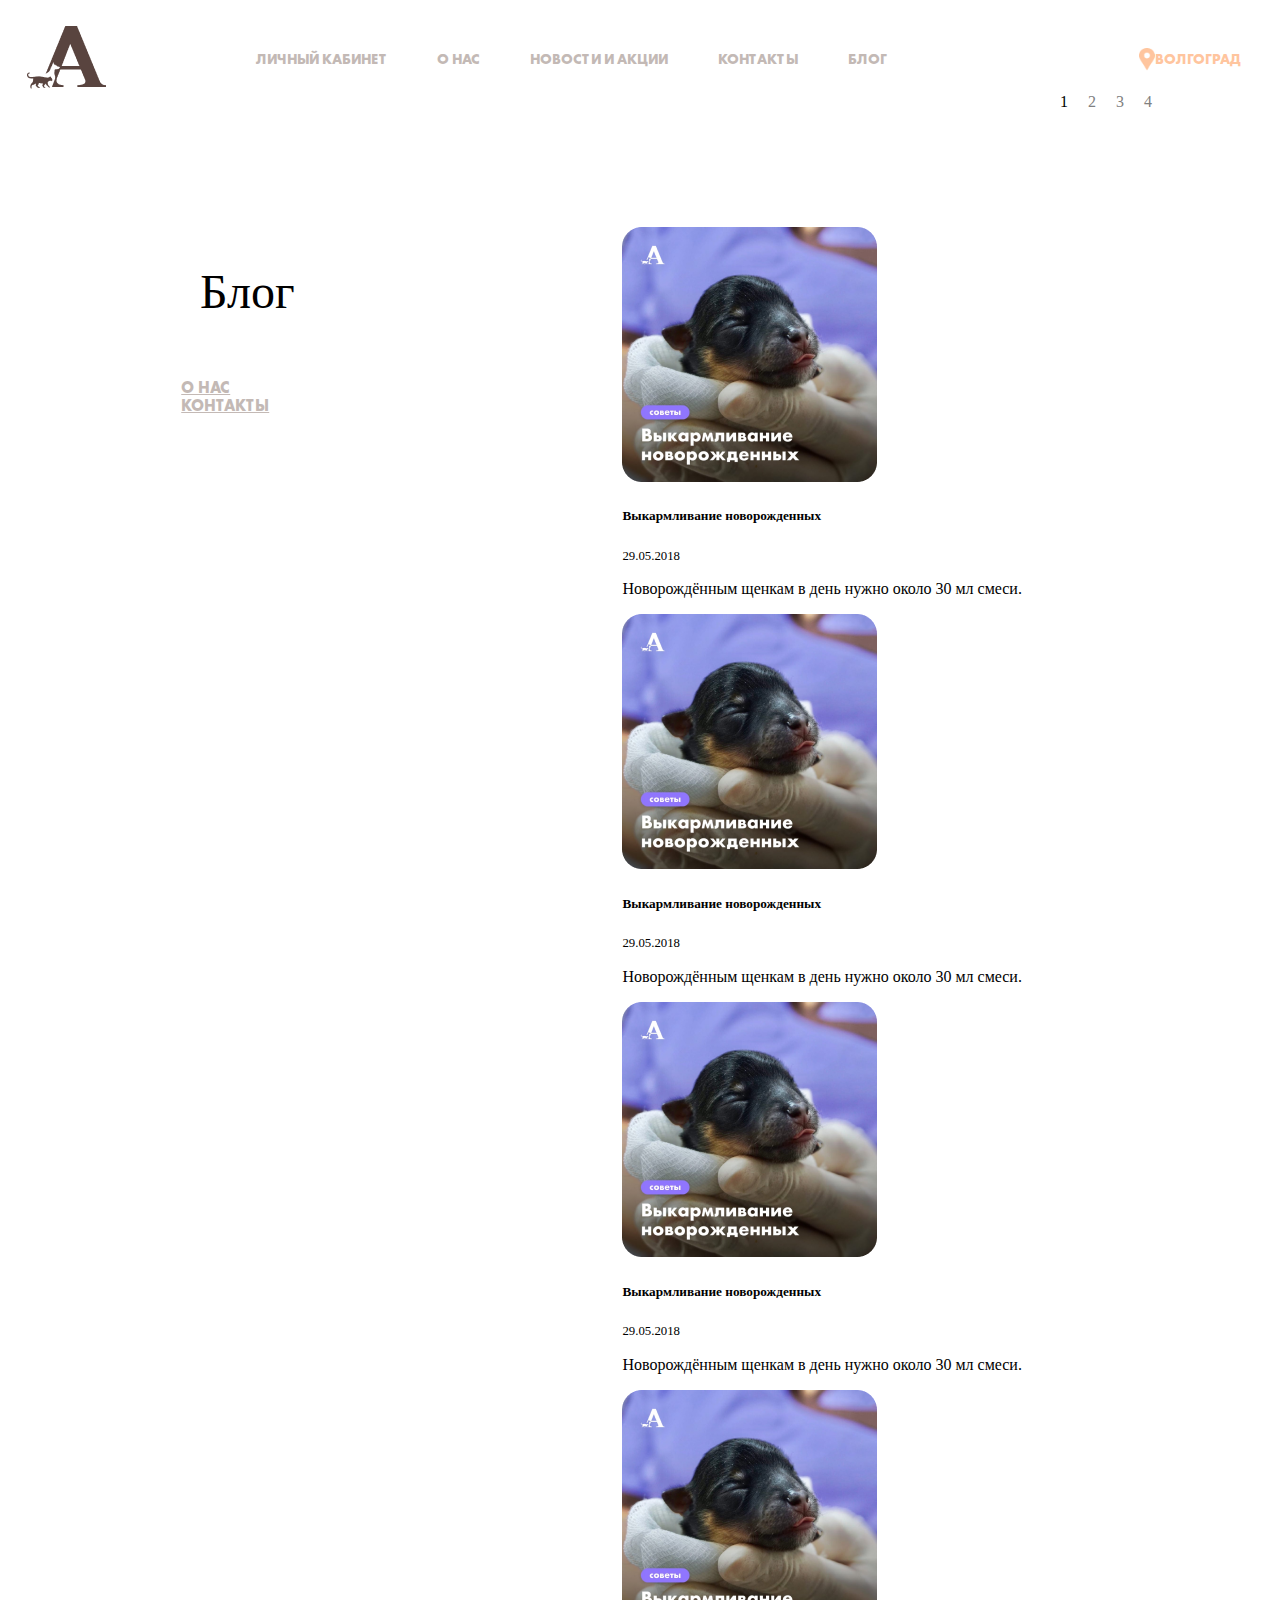
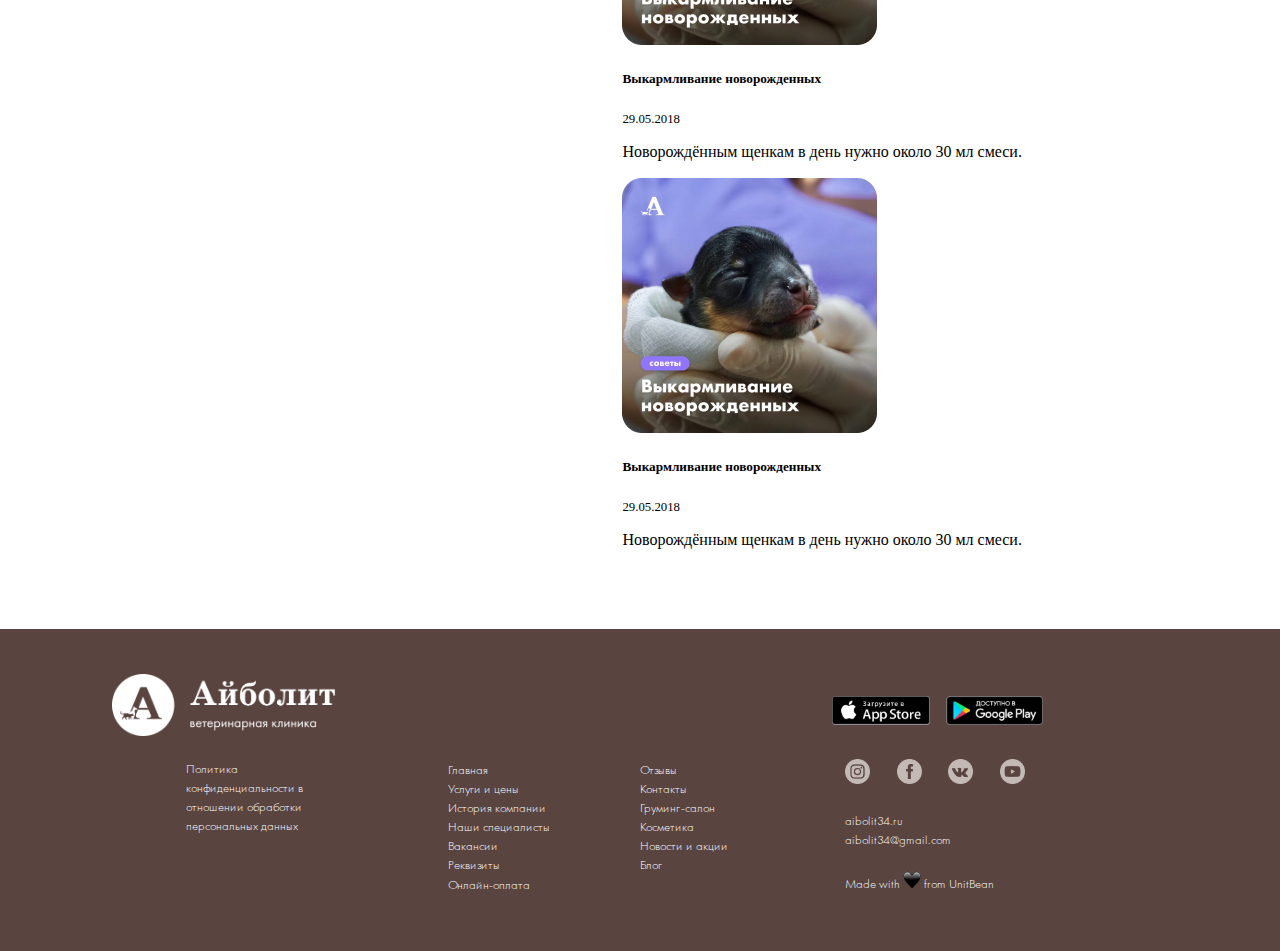
<file: pages/blog.html>
<!DOCTYPE html>
<html lang="en">

<head>
  <meta charset="UTF-8" />
  <meta http-equiv="X-UA-Compatible" content="IE=edge" />
  <meta name="viewport" content="width=device-width, initial-scale=1.0" />
  <title>Блог</title>
  <link rel="shortcut icon" href="../assets/icon.png" />
  <link rel="stylesheet" href="../styles/normalize.css" />
  <link rel="stylesheet" href="../styles/index.css" />
  <link rel="stylesheet" href="https://cdn.jsdelivr.net/npm/bootstrap@4.5.3/dist/css/bootstrap.min.css"
    integrity="sha384-TX8t27EcRE3e/ihU7zmQxVncDAy5uIKz4rEkgIXeMed4M0jlfIDPvg6uqKI2xXr2" crossorigin="anonymous" />
  <link href="../styles/fonts/future-new/stylesheet.css" rel="stylesheet" type="text/css" />
</head>

<body>
  <header class="nav-container">
    <div>
      <a href="../index.html"><img src="../assets/logo-header.png" alt="Logo" /></a>
    </div>
    <div class="nav-container__position">
      <div class="nav-container__links">
        <a class="nav-container__link" href="./account.html">ЛИЧНЫЙ КАБИНЕТ</a>
        <a class="nav-container__link" href="./history.html">О НАС</a>
        <a class="nav-container__link" href="./news-and-promo.html">НОВОСТИ И АКЦИИ</a>
        <a class="nav-container__link" href="./contacts.html">КОНТАКТЫ</a>
        <a class="nav-container__link" href="./blog.html">БЛОГ</a>
      </div>
      <div class="nav-container__city">
        <img class="nav-container__city-img" src="../assets/places.png" alt="Город" />ВОЛГОГРАД
      </div>
    </div>
  </header>

  <div class="blog__pages">
    <a style="color:black">1</a>
    <a style="color:grey">2</a>
    <a style="color:grey">3</a>
    <a style="color:grey">4</a>
  </div>

  <main class="blog__main-container">
    <div>
      <h1 class="blog__text">Блог</h1>
    </div>

    <ul class="blog__main-container_nav">

      <li class="nav-item">
        <a style="color: #C3B9B5;" class="nav-link" href="./about-us.html">О НАС</a>
      </li>
      <li class="nav-item">
        <a style="color: #C3B9B5;" class="nav-link" href="./contacts.html">КОНТАКТЫ</a>
      </li>
    </ul>

    <div class="blog__main-container_cards">
      <div class="card mb-3 border-0" style="max-width: 540px">
        <div class="row no-gutters">
          <div class="col-md-4">
            <img src="../assets/newborn-feeding.png" class="card-img" alt="newborn puppy feeding" />
          </div>
          <div class="col-md-8">
            <div class="card-body">
              <h5 class="card-title">Выкармливание новорожденных</h5>
              <p class="card-text">
                <small class="text-muted">29.05.2018</small>
              </p>
              <p class="card-text">
                Новорождённым щенкам в день нужно около 30 мл смеси.
              </p>
            </div>
          </div>
        </div>
      </div>

      <div class="card mb-3 border-0" style="max-width: 540px">
        <div class="row no-gutters">
          <div class="col-md-4">
            <img src="../assets/newborn-feeding.png" class="card-img" alt="newborn puppy feeding" />
          </div>
          <div class="col-md-8">
            <div class="card-body">
              <h5 class="card-title">Выкармливание новорожденных</h5>
              <p class="card-text">
                <small class="text-muted">29.05.2018</small>
              </p>
              <p class="card-text">
                Новорождённым щенкам в день нужно около 30 мл смеси.
              </p>
            </div>
          </div>
        </div>
      </div>

      <div class="card mb-3 border-0" style="max-width: 540px">
        <div class="row no-gutters">
          <div class="col-md-4">
            <img src="../assets/newborn-feeding.png" class="card-img" alt="newborn puppy feeding" />
          </div>
          <div class="col-md-8">
            <div class="card-body">
              <h5 class="card-title">Выкармливание новорожденных</h5>
              <p class="card-text">
                <small class="text-muted">29.05.2018</small>
              </p>
              <p class="card-text">
                Новорождённым щенкам в день нужно около 30 мл смеси.
              </p>
            </div>
          </div>
        </div>
      </div>

      <div class="card mb-3 border-0" style="max-width: 540px">
        <div class="row no-gutters">
          <div class="col-md-4">
            <img src="../assets/newborn-feeding.png" class="card-img" alt="newborn puppy feeding" />
          </div>
          <div class="col-md-8">
            <div class="card-body">
              <h5 class="card-title">Выкармливание новорожденных</h5>
              <p class="card-text">
                <small class="text-muted">29.05.2018</small>
              </p>
              <p class="card-text">
                Новорождённым щенкам в день нужно около 30 мл смеси.
              </p>
            </div>
          </div>
        </div>
      </div>

      <div class="card mb-3 border-0" style="max-width: 540px">
        <div class="row no-gutters">
          <div class="col-md-4">
            <img src="../assets/newborn-feeding.png" class="card-img" alt="newborn puppy feeding" />
          </div>
          <div class="col-md-8">
            <div class="card-body">
              <h5 class="card-title">Выкармливание новорожденных</h5>
              <p class="card-text">
                <small class="text-muted">29.05.2018</small>
              </p>
              <p class="card-text">
                Новорождённым щенкам в день нужно около 30 мл смеси.
              </p>
            </div>
          </div>
        </div>
      </div>
    </div>

  </main>
  <footer class="footer-container">
    <div class="footer-container__logo">
      <img class="footer-container__img" src="../assets/logo-footer.png" alt="Logo" />
    </div>
    <div class="footer-container__download"></div>
    <div class="footer-container__block-left">
      <a class="footer-container__link footer-container__link_left" href="./policy.html">
        Политика <br />
        конфиденциальности в <br />
        отношении обработки <br />
        персональных данных</a>
    </div>
    <div class="footer-container__block-center">
      <a class="footer-container__link footer-container__link_center" href="../index.html">Главная</a>
      <a class="footer-container__link footer-container__link_center" href="./price.html">Услуги и цены</a>
      <a class="footer-container__link footer-container__link_center" href="./history.html">История компании</a>
      <a class="footer-container__link footer-container__link_center" href="./about-us.html">Наши специалисты</a>
      <a class="footer-container__link footer-container__link_center" href="./vacancy.html">Вакансии</a>
      <a class="footer-container__link footer-container__link_center" href="./details.html">Реквизиты</a><a
        class="footer-container__link footer-container__link_center" href="./online-payment.html">Онлайн-оплата</a>
    </div>
    <div class="footer-container__block-right">
      <a class="footer-container__link footer-container__link_right" href="./reviews.html">Отзывы</a>
      <a class="footer-container__link footer-container__link_right" href="./contacts.html">Контакты</a>
      <a class="footer-container__link footer-container__link_right" href="./grooming.html">Груминг-салон</a>
      <a class="footer-container__link footer-container__link_right" href="./cosmetics.html">Косметика</a>
      <a class="footer-container__link footer-container__link_right" href="./news-and-promo.html">Новости и акции</a>
      <a class="footer-container__link footer-container__link_right" href="./blog.html">Блог</a>
    </div>
    <div class="footer-container__social">
      <a href="appstore.com"><img class="footer-container__apple" src="../assets/social.png" alt="App Store" /></a>
    </div>
    <div class="footer-container__block-last">
      <div class="major-container__social major-container__social_footer">
        <a href="www.instagram.com"><img class="major-container__social-img" src="../assets/inst.png"
            alt="Instagram" /></a>
        <a href="www.facebook.com"><img class="major-container__social-img" src="../assets/fb.png" alt="Facebook" /></a>
        <a href="vk.com"><img class="major-container__social-img" src="../assets/vk.png" alt="Вконтакте" /></a>
        <a href="youtube.com"><img class="major-container__social-img" src="../assets/youtube.png" alt="YouTube" /></a>
      </div>
      <div class="footer-container__email">
        <p> aibolit34.ru <br> aibolit34@gmail.com</p>
      </div>
      <div class="footer-container__text">Made with <img class="footer-container__emojy" src="../assets/black-heart.png"
          alt="Emojy"> from UnitBean</div>
  </footer>

  <script src="https://code.jquery.com/jquery-3.5.1.slim.min.js"
    integrity="sha384-DfXdz2htPH0lsSSs5nCTpuj/zy4C+OGpamoFVy38MVBnE+IbbVYUew+OrCXaRkfj"
    crossorigin="anonymous"></script>
  <script src="https://cdn.jsdelivr.net/npm/bootstrap@4.5.3/dist/js/bootstrap.bundle.min.js"
    integrity="sha384-ho+j7jyWK8fNQe+A12Hb8AhRq26LrZ/JpcUGGOn+Y7RsweNrtN/tE3MoK7ZeZDyx"
    crossorigin="anonymous"></script>
</body>

</html>
</file>
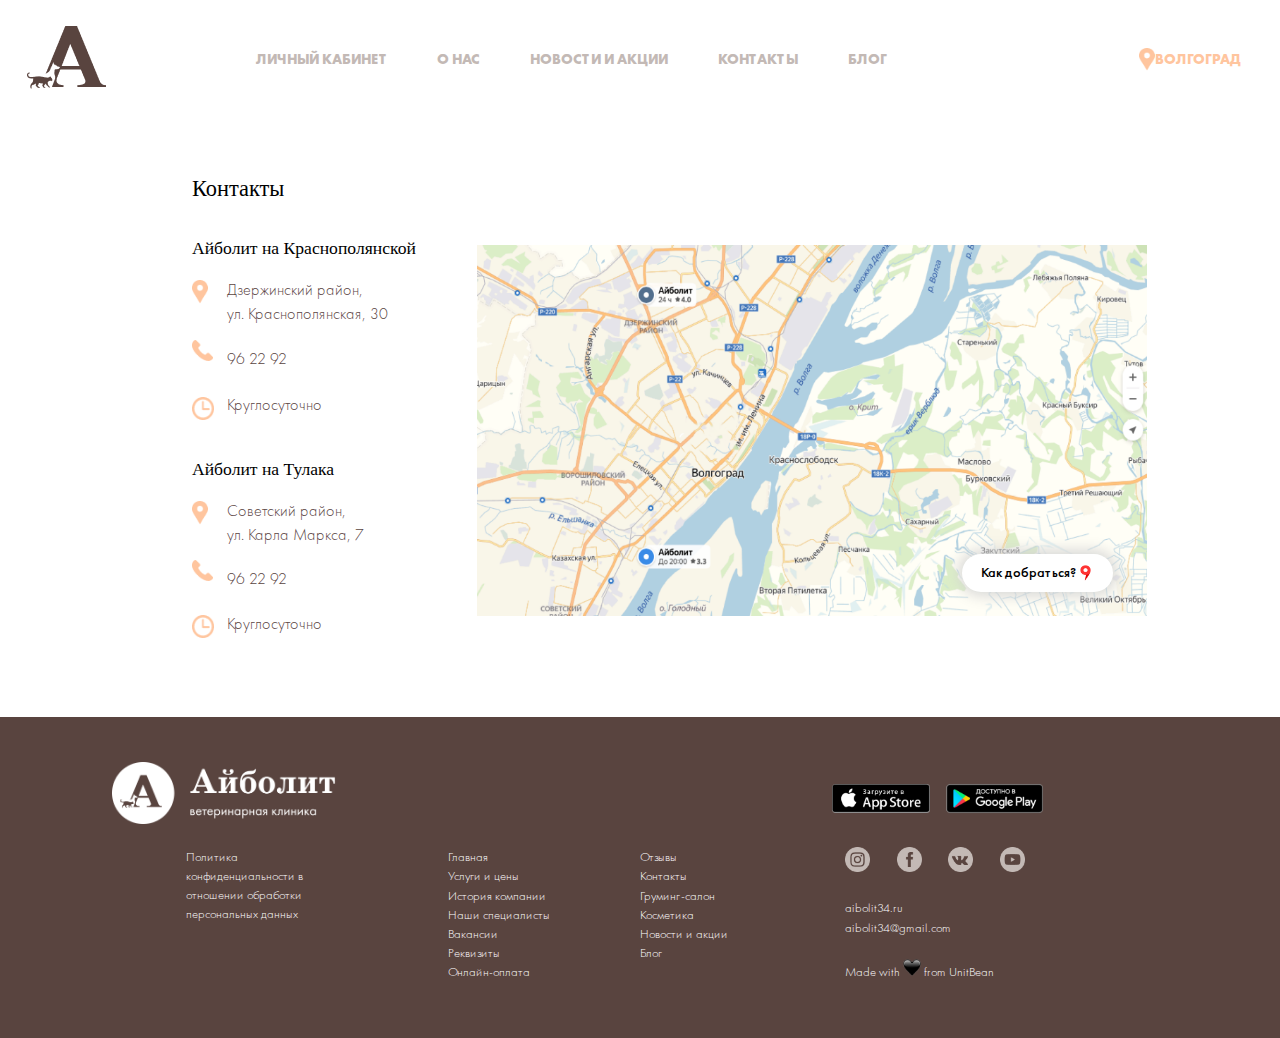
<file: pages/contacts.html>
<!DOCTYPE html>
<html lang="en">
  <head>
    <meta charset="UTF-8" />
    <meta http-equiv="X-UA-Compatible" content="IE=edge" />
    <meta name="viewport" content="width=device-width, initial-scale=1.0" />
    <title>Контакты</title>
    <link rel="shortcut icon" href="../assets/icon.png" />
    <link rel="stylesheet" href="../styles/normalize.css" />
    <link rel="stylesheet" href="../styles/index.css" />
    <link
    href="../styles/fonts/future-new/stylesheet.css"
    rel="stylesheet"
    type="text/css"
  />
  </head>
  <body>
    <header class="nav-container">
      <div>
        <a href="../index.html"><img src="../assets/logo-header.png" alt="Logo" /></a>
      </div>
      <div class="nav-container__position">
        <div class="nav-container__links">
          <a class="nav-container__link" href="./account.html"
            >ЛИЧНЫЙ КАБИНЕТ</a
          >
          <a class="nav-container__link" href="./history.html">О НАС</a>
          <a class="nav-container__link" href="./news-and-promo.html"
            >НОВОСТИ И АКЦИИ</a
          >
          <a class="nav-container__link" href="./contacts.html">КОНТАКТЫ</a>
          <a class="nav-container__link" href="./blog.html">БЛОГ</a>
        </div>
        <div class="nav-container__city">
          <img
            class="nav-container__city-img"
            src="../assets/places.png"
            alt="Город"
          />ВОЛГОГРАД
        </div>
      </div>
    </header>
    <main>
      <div class="contacts">
        <div class="contacts__info">
          <h2 class="contacts__title">Контакты</h2>
          <h3 class="contacts__title contacts__title_small">Айболит на Краснополянской</h3> 
          <div class="contacts__text">
            <div class="contacts__imgs">
              <img class="contacts__address-img" src="../assets/places.png" alt="address">
              <img class="contacts__phone-img" src="../assets/phone.png" alt="number">
              <img class="contacts__clock-img" src="../assets/clock.png" alt="clock">
            </div>
            <div class="contacts__text-position">
            <div class="contacts__text">
            Дзержинский район, <br> ул. Краснополянская, 30</div>
          <div class="contacts__text">96 22 92</div>
            <div class="contacts__text">Круглосуточно</div>
          </div>
          
        </div>
        <h3 class="contacts__title contacts__title_small contacts__title_small-two">Айболит на Тулака</h3> 
          <div class="contacts__text">
            <div class="contacts__imgs">
              <img class="contacts__address-img" src="../assets/places.png" alt="address">
              <img class="contacts__phone-img" src="../assets/phone.png" alt="number">
              <img class="contacts__clock-img" src="../assets/clock.png" alt="clock">
            </div>
            <div class="contacts__text-position">
            <div class="contacts__text">
              Советский район, <br>
              ул. Карла Маркса, 7</div>
          <div class="contacts__text">96 22 92</div>
            <div class="contacts__text">Круглосуточно</div>
          </div>
        </div>
        </div>
        <div class="contacts__map">
          <button class="contacts__btn">Как добраться?<img class="contacts__btn-place" src="../assets/yandeks-red.png" alt="place"> </button></div>
  </div>
    </main>
    <footer class="footer-container">
      <div class="footer-container__logo">
        <img
          class="footer-container__img"
          src="../assets/logo-footer.png"
          alt="Logo"
        />
      </div>
      <div class="footer-container__download"></div>
      <div class="footer-container__block-left">
        <a
          class="footer-container__link footer-container__link_left"
          href="./policy.html"
        >
          Политика <br />
          конфиденциальности в <br />
          отношении обработки <br />
          персональных данных</a
        >
      </div>
      <div class="footer-container__block-center">
        <a
          class="footer-container__link footer-container__link_center"
          href="../index.html"
          >Главная</a
        >
        <a
          class="footer-container__link footer-container__link_center"
          href="./price.html"
          >Услуги и цены</a
        >
        <a
          class="footer-container__link footer-container__link_center"
          href="./history.html"
          >История компании</a
        >
        <a
          class="footer-container__link footer-container__link_center"
          href="./about-us.html"
          >Наши специалисты</a
        >
        <a
          class="footer-container__link footer-container__link_center"
          href="./vacancy.html"
          >Вакансии</a
        >
        <a
          class="footer-container__link footer-container__link_center"
          href="./details.html"
          >Реквизиты</a
        ><a
          class="footer-container__link footer-container__link_center"
          href="./online-payment.html"
          >Онлайн-оплата</a
        >
      </div>
      <div class="footer-container__block-right">
        <a
          class="footer-container__link footer-container__link_right"
          href="./reviews.html"
          >Отзывы</a
        >
        <a
          class="footer-container__link footer-container__link_right"
          href="./contacts.html"
          >Контакты</a
        >
        <a
          class="footer-container__link footer-container__link_right"
          href="./grooming.html"
          >Груминг-салон</a
        >
        <a
          class="footer-container__link footer-container__link_right"
          href="./cosmetics.html"
          >Косметика</a
        >
        <a
          class="footer-container__link footer-container__link_right"
          href="./news-and-promo.html"
          >Новости и акции</a
        >
        <a
          class="footer-container__link footer-container__link_right"
          href="./blog.html"
          >Блог</a
        >
      </div>
      <div class="footer-container__social">
        <a href="appstore.com"
          ><img
            class="footer-container__apple"
            src="../assets/social.png"
            alt="App Store"
        /></a>
      </div>
      <div class="footer-container__block-last">
        <div class="major-container__social major-container__social_footer">
          <a href="www.instagram.com"
            ><img
              class="major-container__social-img"
              src="../assets/inst.png"
              alt="Instagram"
          /></a>
          <a href="www.facebook.com"
            ><img
              class="major-container__social-img"
              src="../assets/fb.png"
              alt="Facebook"
          /></a>
          <a href="vk.com"
            ><img
              class="major-container__social-img"
              src="../assets/vk.png"
              alt="Вконтакте"
          /></a>
          <a href="youtube.com"
            ><img
              class="major-container__social-img"
              src="../assets/youtube.png"
              alt="YouTube"
          /></a>
        </div>
        <div class="footer-container__email">
        <p> aibolit34.ru <br> aibolit34@gmail.com</p>
        </div>
        <div class="footer-container__text">Made with <img class="footer-container__emojy" src="../assets/black-heart.png" alt="Emojy"> from UnitBean</div>
    </footer>
  </body>
</html>
</file>
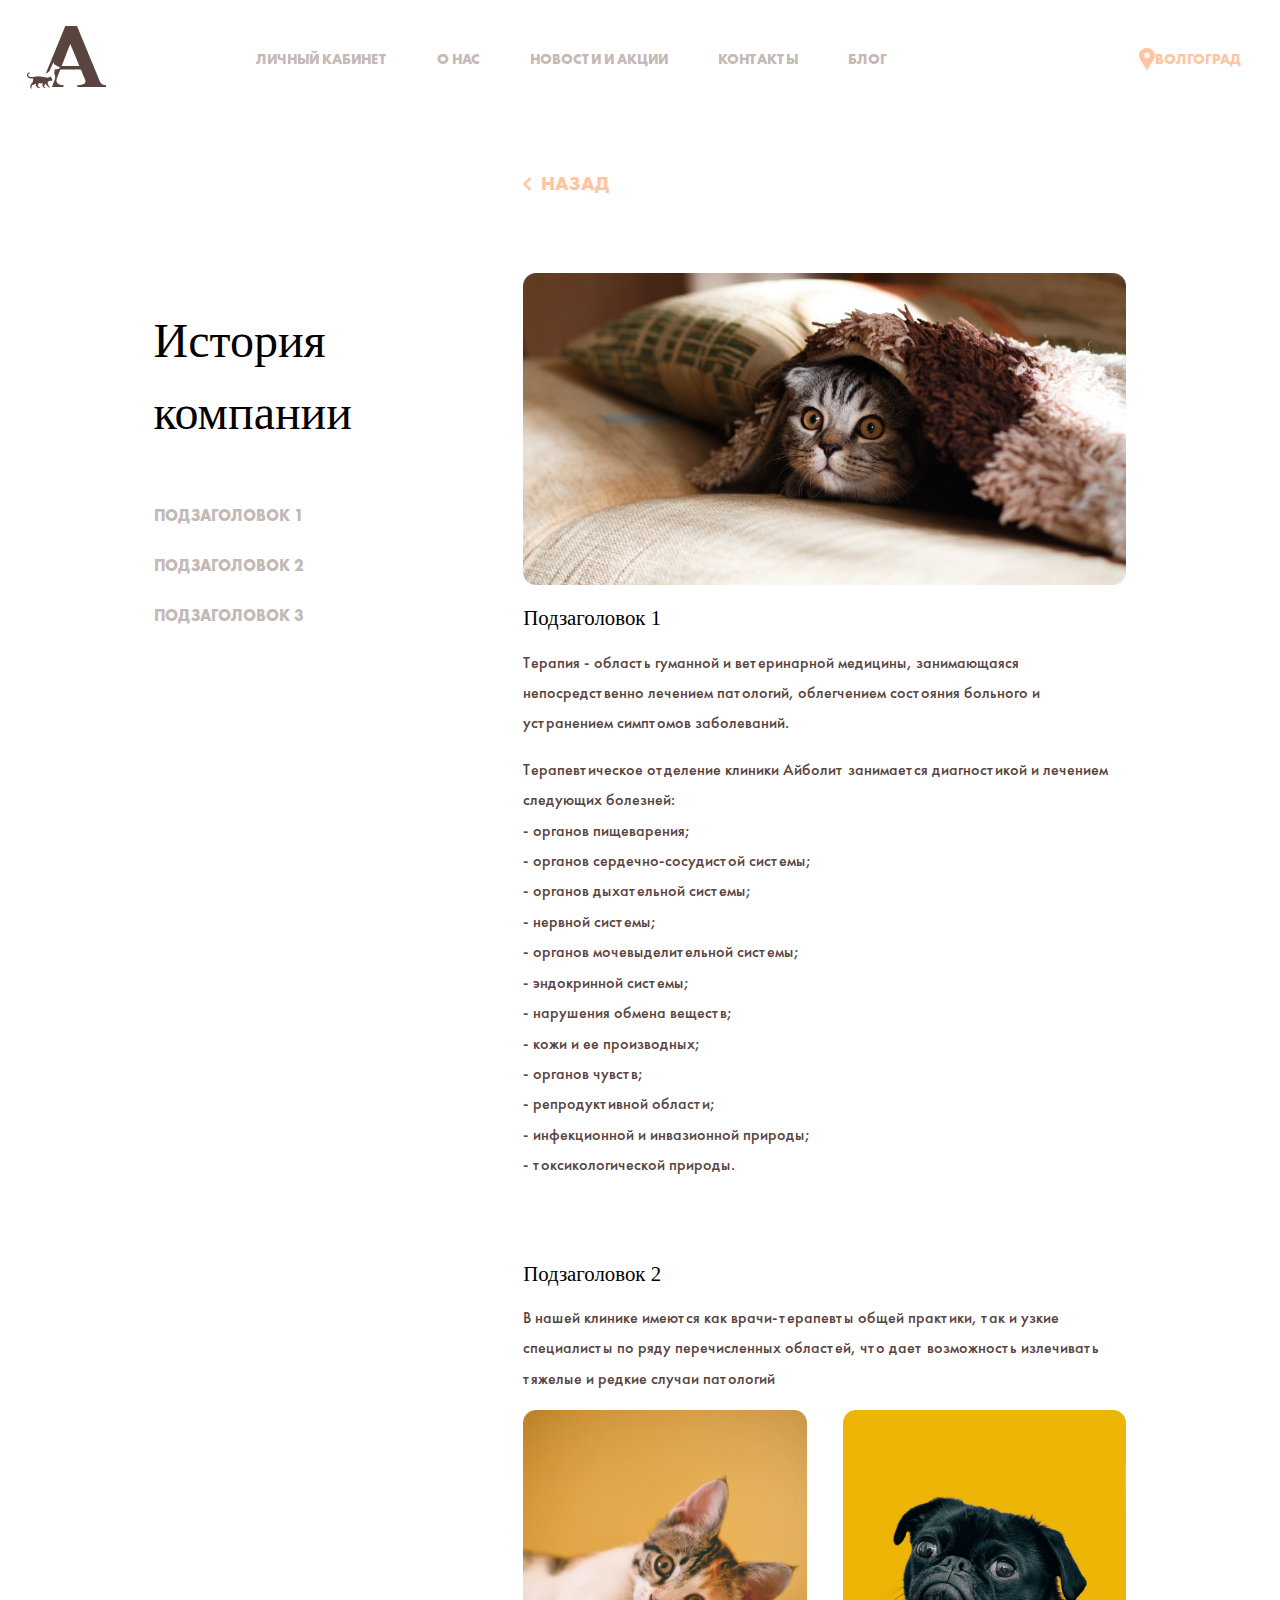
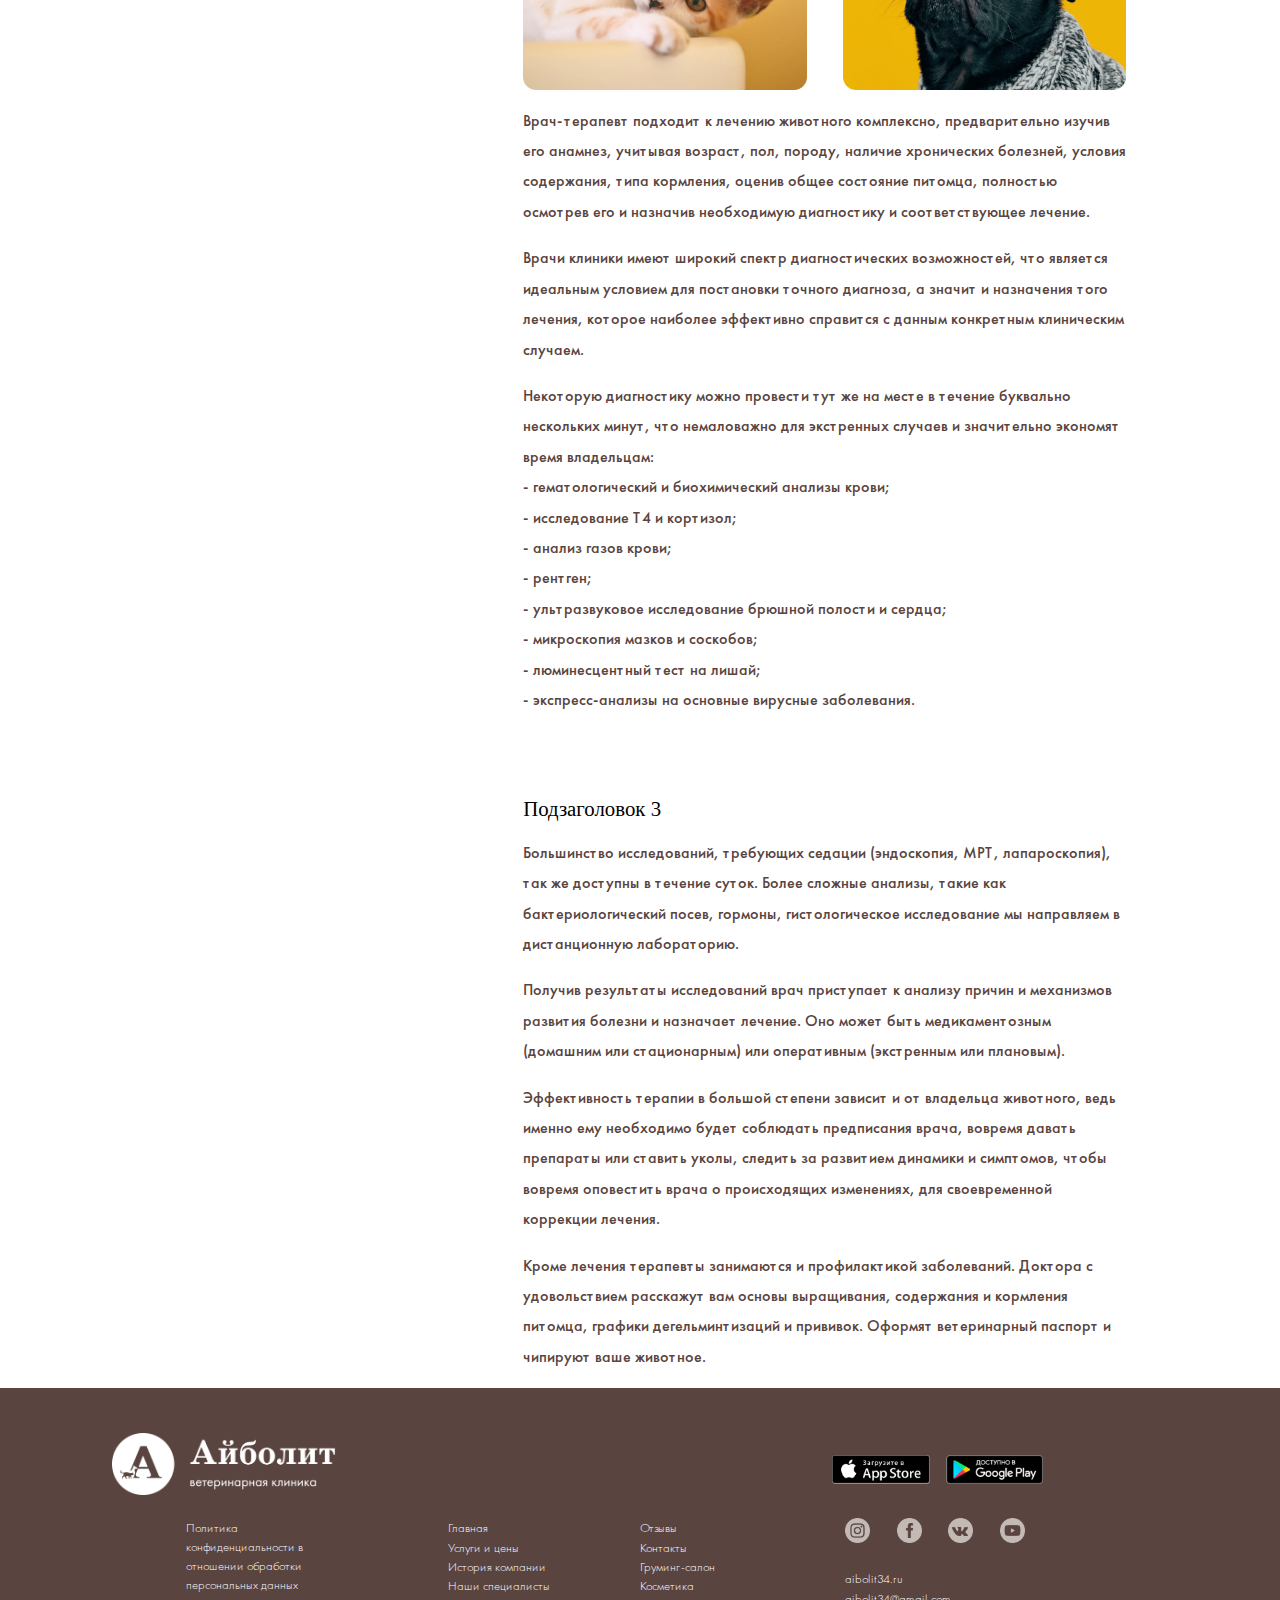
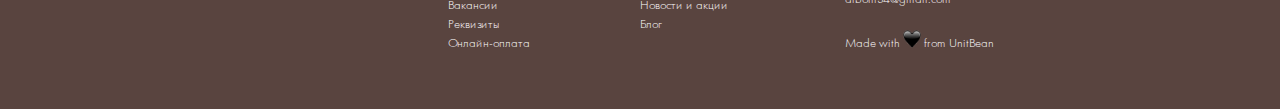
<file: pages/history.html>
<!DOCTYPE html>
<html lang="ru">
  <head>
    <meta charset="UTF-8" />
    <meta http-equiv="X-UA-Compatible" content="IE=edge" />
    <meta name="viewport" content="width=device-width, initial-scale=1.0" />
    <title>История компании</title>
    <link rel="shortcut icon" href="../assets/icon.png" />
    <!-- пути!!:)-->
    <link rel="stylesheet" href="../styles/normalize.css" />
    <link rel="stylesheet" href="../styles/index.css" />
    <link href="../styles/fonts/future-new/stylesheet.css" rel="stylesheet" type="text/css" />
  </head>
  <body>
    <header class="nav-container">
      <div>
        <a href="../index.html"><img src="../assets/logo-header.png" alt="Logo" /></a>
      </div>
      <div class="nav-container__position">
        <div class="nav-container__links">
          <a class="nav-container__link" href="./account.html"
            >ЛИЧНЫЙ КАБИНЕТ</a
          >
          <a class="nav-container__link" href="./history.html">О НАС</a>
          <a class="nav-container__link" href="./news-and-promo.html"
            >НОВОСТИ И АКЦИИ</a
          >
          <a class="nav-container__link" href="./contacts.html">КОНТАКТЫ</a>
          <a class="nav-container__link" href="./blog.html">БЛОГ</a>
        </div>
        <div class="nav-container__city">
          <img class="nav-container__city-img" src="../assets/places.png" alt="Город" />ВОЛГОГРАД
        </div>
      </div>
    </header>
    <div class="history-wrapper">
      <main>
        <div class="history-container">
          <div class="history-contents">
            <h1 class="history-contents__title">История компании</h1>
            <h2 class="history-contents__subtitle">
              <a class="history-contents__subtitle" href="#part1">ПОДЗАГОЛОВОК 1</a>
            </h2>
            <h2 class="history-contents__subtitle">
              <a class="history-contents__subtitle" href="#part2">ПОДЗАГОЛОВОК 2</a>
            </h2>
            <h2 class="history-contents__subtitle">
              <a class="history-contents__subtitle" href="#part3">ПОДЗАГОЛОВОК 3</a>
            </h2>
          </div>
          <div class="history-main-content">
            <div class="history-main-content__back-word">
              <a class="history-main-content__back-link" href="../index.html">
                <img class="history-main-content__img-path" src="../assets/history-path-left.svg" alt="Стрелка влево" />
                НАЗАД</a
              >
            </div>

            <img class="history-main-content__img" src="../assets/history_big_cat.png" alt="Изображение кота" />

            <div class="history-main-content__section">
              <div>
                <h2 class="history-main-content__subtitle" id="part1">Подзаголовок 1</h2>
                <p class="history-main-content__text">
                  Терапия - область гуманной и ветеринарной медицины, занимающаяся непосредственно лечением патологий,
                  облегчением состояния больного и устранением симптомов заболеваний.
                </p>
                <p class="history-main-content__text">
                  Терапевтическое отделение клиники Айболит занимается диагностикой и лечением следующих болезней:
                  <br />
                  - органов пищеварения;<br />
                  - органов сердечно-сосудистой системы;<br />
                  - органов дыхательной системы;<br />
                  - нервной системы;<br />
                  - органов мочевыделительной системы;<br />
                  - эндокринной системы;<br />
                  - нарушения обмена веществ;<br />
                  - кожи и ее производных;<br />
                  - органов чувств;<br />
                  - репродуктивной области;<br />
                  - инфекционной и инвазионной природы;<br />
                  - токсикологической природы.
                </p>
              </div>
              <div>
                <h2 class="history-main-content__subtitle" id="part2">Подзаголовок 2</h2>
                <p class="history-main-content__text">
                  В нашей клинике имеются как врачи-терапевты общей практики, так и узкие специалисты по ряду
                  перечисленных областей, что дает возможность излечивать тяжелые и редкие случаи патологий
                </p>
                <div class="history-main-content__img-container">
                  <img
                    class="history-main-content__small-img"
                    src="../assets/history_small_cat.png"
                    alt="Изображение кота" />
                  <img
                    class="history-main-content__small-img"
                    src="../assets/history_small_dog.png"
                    alt="Изображение собаки" />
                </div>
                <p class="history-main-content__text">
                  Врач-терапевт подходит к лечению животного комплексно, предварительно изучив его анамнез, учитывая
                  возраст, пол, породу, наличие хронических болезней, условия содержания, типа кормления, оценив общее
                  состояние питомца, полностью осмотрев его и назначив необходимую диагностику и соответствующее
                  лечение.
                </p>
                <p class="history-main-content__text">
                  Врачи клиники имеют широкий спектр диагностических возможностей, что является идеальным условием для
                  постановки точного диагноза, а значит и назначения того лечения, которое наиболее эффективно справится
                  с данным конкретным клиническим случаем.
                </p>
                <p class="history-main-content__text">
                  Некоторую диагностику можно провести тут же на месте в течение буквально нескольких минут, что
                  немаловажно для экстренных случаев и значительно экономят время владельцам: <br />
                  - гематологический и биохимический анализы крови;<br />
                  - исследование Т4 и кортизол;<br />
                  - анализ газов крови;<br />
                  - рентген;<br />
                  - ультразвуковое исследование брюшной полости и сердца;<br />
                  - микроскопия мазков и соскобов;<br />
                  - люминесцентный тест на лишай;<br />
                  - экспресс-анализы на основные вирусные заболевания.
                </p>
              </div>
              <div>
                <h2 class="history-main-content__subtitle" id="part3">Подзаголовок 3</h2>
                <p class="history-main-content__text">
                  Большинство исследований, требующих седации (эндоскопия, МРТ, лапароскопия), так же доступны в течение
                  суток. Более сложные анализы, такие как бактериологический посев, гормоны, гистологическое
                  исследование мы направляем в дистанционную лабораторию.
                </p>
                <p class="history-main-content__text">
                  Получив результаты исследований врач приступает к анализу причин и механизмов развития болезни и
                  назначает лечение. Оно может быть медикаментозным (домашним или стационарным) или оперативным
                  (экстренным или плановым).
                </p>
                <p class="history-main-content__text">
                  Эффективность терапии в большой степени зависит и от владельца животного, ведь именно ему необходимо
                  будет соблюдать предписания врача, вовремя давать препараты или ставить уколы, следить за развитием
                  динамики и симптомов, чтобы вовремя оповестить врача о происходящих изменениях, для своевременной
                  коррекции лечения.
                </p>
                <p class="history-main-content__text">
                  Кроме лечения терапевты занимаются и профилактикой заболеваний. Доктора с удовольствием расскажут вам
                  основы выращивания, содержания и кормления питомца, графики дегельминтизаций и прививок. Оформят
                  ветеринарный паспорт и чипируют ваше животное.
                </p>
              </div>
            </div>
          </div>
        </div>
      </main>
    </div>
    <footer class="footer-container">
      <div class="footer-container__logo">
        <img class="footer-container__img" src="../assets/logo-footer.png" alt="Logo" />
      </div>
      <div class="footer-container__download"></div>
      <div class="footer-container__block-left">
        <a class="footer-container__link footer-container__link_left" href="./policy.html">
          Политика <br />
          конфиденциальности в <br />
          отношении обработки <br />
          персональных данных</a
        >
      </div>
      <div class="footer-container__block-center">
        <a class="footer-container__link footer-container__link_center" href="../index.html">Главная</a>
        <a class="footer-container__link footer-container__link_center" href="./price.html">Услуги и цены</a>
        <a class="footer-container__link footer-container__link_center" href="./history.html">История компании</a>
        <a class="footer-container__link footer-container__link_center" href="./about-us.html">Наши специалисты</a>
        <a class="footer-container__link footer-container__link_center" href="./vacancy.html">Вакансии</a>
        <a class="footer-container__link footer-container__link_center" href="./details.html">Реквизиты</a
        ><a class="footer-container__link footer-container__link_center" href="./online-payment.html">Онлайн-оплата</a>
      </div>
      <div class="footer-container__block-right">
        <a class="footer-container__link footer-container__link_right" href="./reviews.html">Отзывы</a>
        <a class="footer-container__link footer-container__link_right" href="./contacts.html">Контакты</a>
        <a class="footer-container__link footer-container__link_right" href="./grooming.html">Груминг-салон</a>
        <a class="footer-container__link footer-container__link_right" href="./cosmetics.html">Косметика</a>
        <a class="footer-container__link footer-container__link_right" href="./news-and-promo.html">Новости и акции</a>
        <a class="footer-container__link footer-container__link_right" href="./blog.html">Блог</a>
      </div>
      <div class="footer-container__social">
        <a href="appstore.com"><img class="footer-container__apple" src="../assets/social.png" alt="App Store" /></a>
      </div>
      <div class="footer-container__block-last">
        <div class="major-container__social major-container__social_footer">
          <a href="www.instagram.com"
            ><img class="major-container__social-img" src="../assets/inst.png" alt="Instagram"
          /></a>
          <a href="www.facebook.com"
            ><img class="major-container__social-img" src="../assets/fb.png" alt="Facebook"
          /></a>
          <a href="vk.com"><img class="major-container__social-img" src="../assets/vk.png" alt="Вконтакте" /></a>
          <a href="youtube.com"
            ><img class="major-container__social-img" src="../assets/youtube.png" alt="YouTube"
          /></a>
        </div>
      
      <div class="footer-container__email">
        <p>
          aibolit34.ru <br />
          aibolit34@gmail.com
        </p>
      </div>
      <div class="footer-container__text">
        Made with <img class="footer-container__emojy" src="../assets/black-heart.png" alt="Emojy" /> from UnitBean
      </div>
    </footer>
  </body>
</html>
</file>
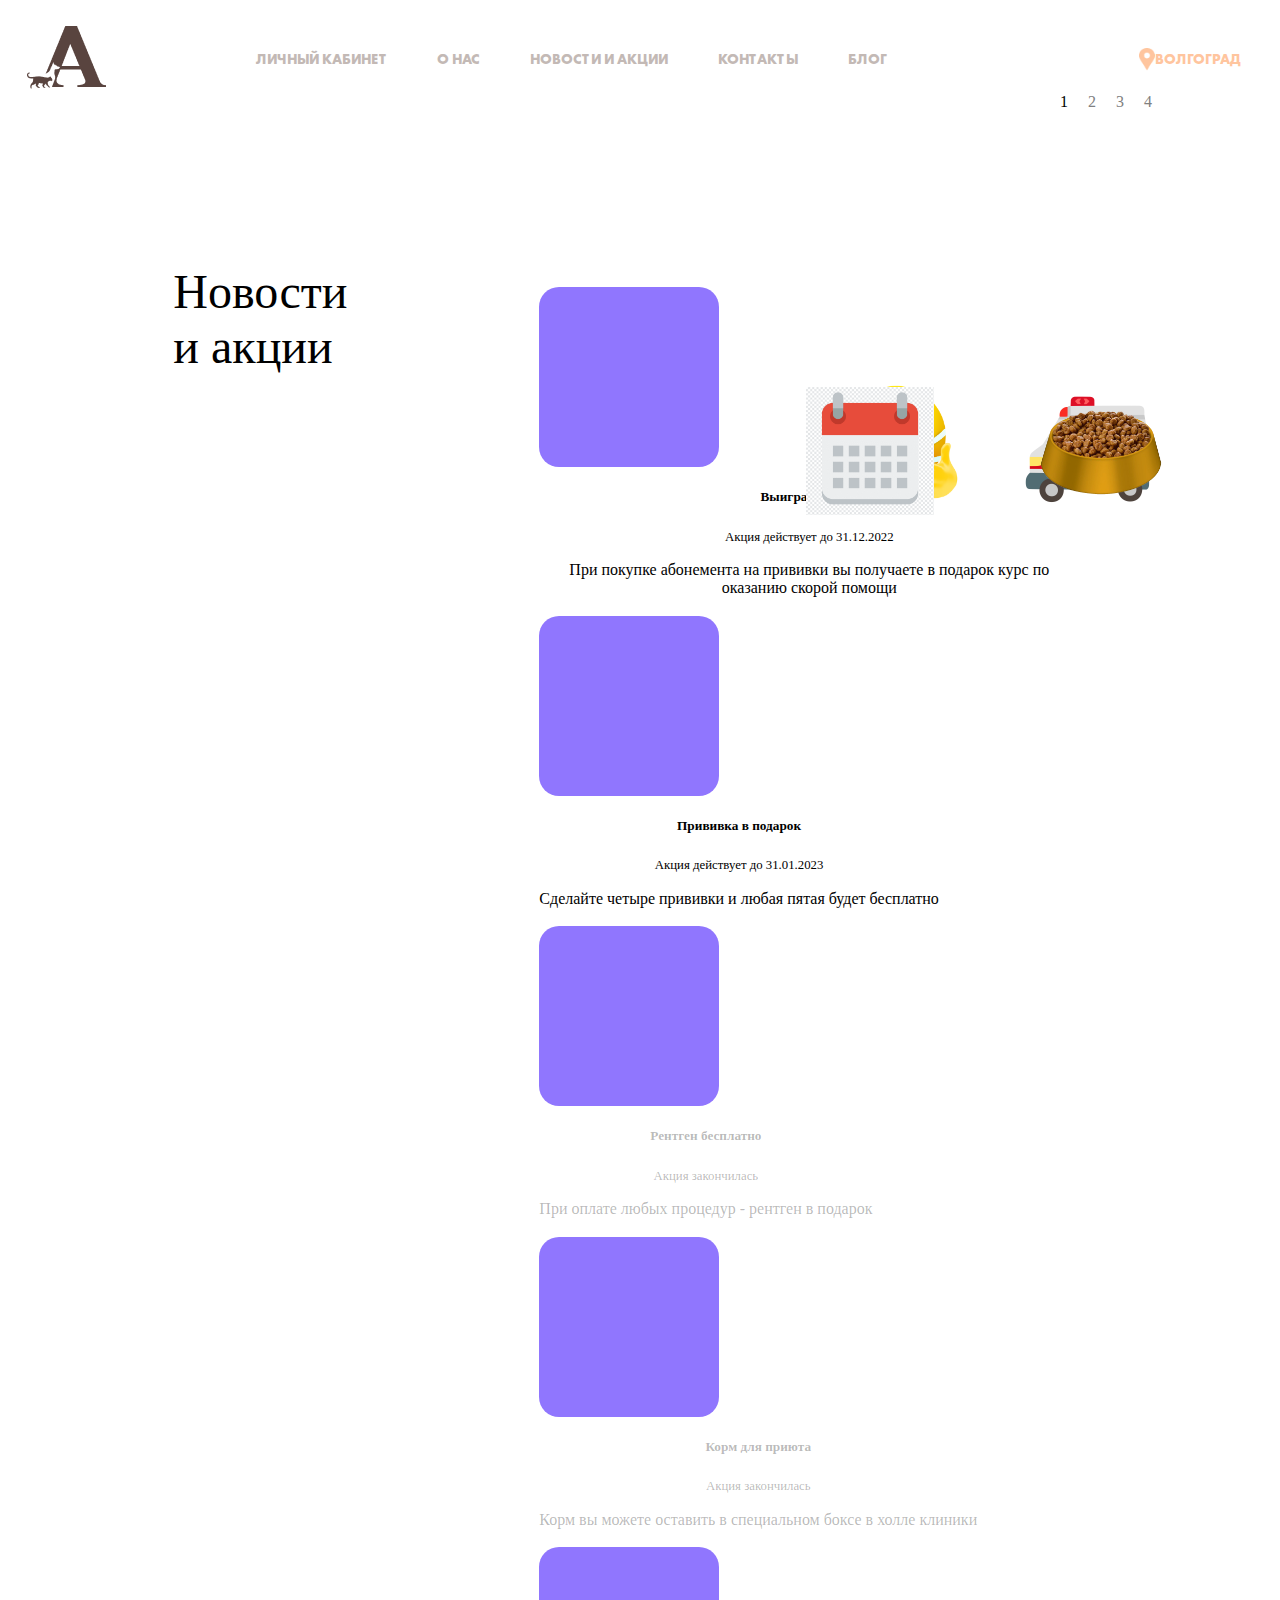
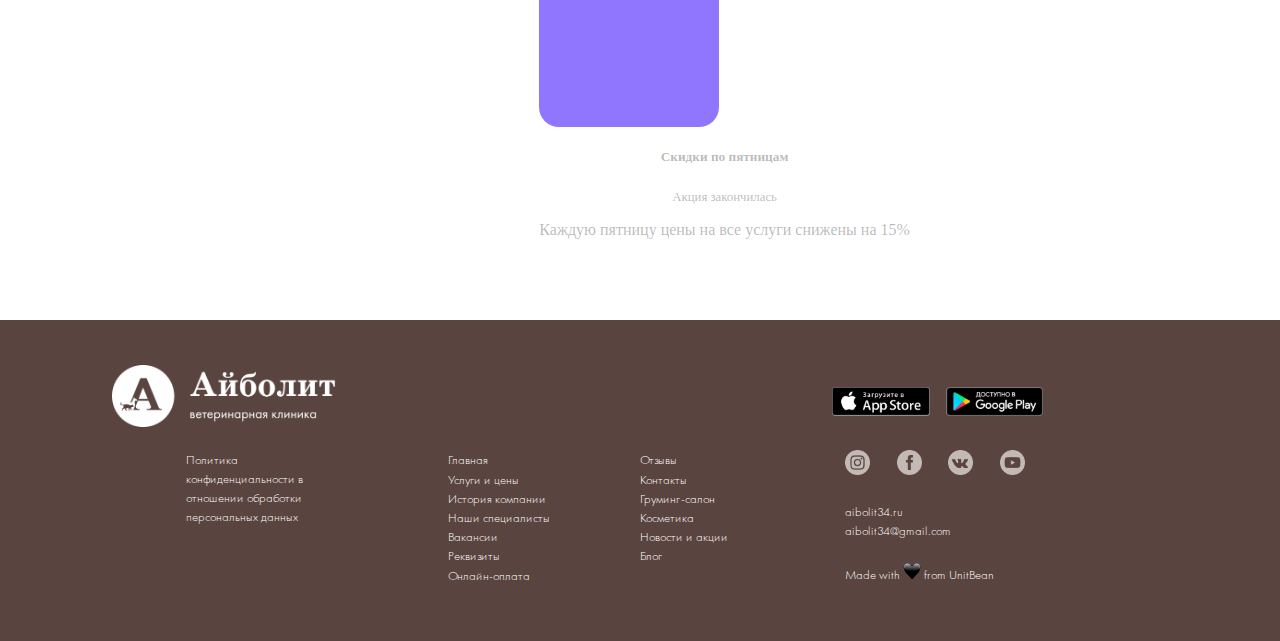
<file: pages/news-and-promo.html>
<!DOCTYPE html>
<html lang="en">

<head>
  <meta charset="UTF-8" />
  <meta http-equiv="X-UA-Compatible" content="IE=edge" />
  <meta name="viewport" content="width=device-width, initial-scale=1.0" />
  <title>Новости и акции</title>
  <link rel="shortcut icon" href="../assets/icon.png" />
  <link rel="stylesheet" href="../styles/normalize.css" />
  <link rel="stylesheet" href="../styles/index.css" />
  <link rel="stylesheet" href="https://cdn.jsdelivr.net/npm/bootstrap@4.5.3/dist/css/bootstrap.min.css"
    integrity="sha384-TX8t27EcRE3e/ihU7zmQxVncDAy5uIKz4rEkgIXeMed4M0jlfIDPvg6uqKI2xXr2" crossorigin="anonymous" />
  <link href="../styles/fonts/future-new/stylesheet.css" rel="stylesheet" type="text/css" />
</head>

<body>
  <header class="nav-container">
    <div>
      <a href="../index.html"><img src="../assets/logo-header.png" alt="Logo" /></a>
    </div>
    <div class="nav-container__position">
      <div class="nav-container__links">
        <a class="nav-container__link" href="./account.html">ЛИЧНЫЙ КАБИНЕТ</a>
        <a class="nav-container__link" href="./history.html">О НАС</a>
        <a class="nav-container__link" href="./news-and-promo.html">НОВОСТИ И АКЦИИ</a>
        <a class="nav-container__link" href="./contacts.html">КОНТАКТЫ</a>
        <a class="nav-container__link" href="./blog.html">БЛОГ</a>
      </div>
      <div class="nav-container__city">
        <img class="nav-container__city-img" src="../assets/places.png" alt="Город" />ВОЛГОГРАД
      </div>
    </div>
  </header>
  <div class="news-and-promo__pages">
    <a style="color:black">1</a>
    <a style="color:grey">2</a>
    <a style="color:grey">3</a>
    <a style="color:grey">4</a>
  </div>

  <div>
    <h1 class="news-and-promo__text">
      Новости <br />
      и акции
    </h1>
  </div>
  <main class="news-and-promo__main-container">
    <div class="news-and-promo__main-container_cards">
      <button>
        <div class="card mb-3 border-0" style="max-width: 540px">
          <div class="row no-gutters">
            <div class="col-md-4">
              <div>
                <div class="square"></div>
                <p class="text_ambulance">Скорая помощь</p>
                <img class="ambulance" src="../assets/ambulance.png" alt="ambulance image" />
              </div>
            </div>
            <div class="col-md-8">
              <div class="card-body">
                <h5 class="card-title">Выиграйте курс</h5>
                <p class="card-text">
                  <small class="text-muted">Акция действует до 31.12.2022</small>
                </p>
                <p class="card-text">
                  При покупке абонемента на прививки вы получаете в подарок курс
                  по оказанию скорой помощи
                </p>
              </div>
            </div>
          </div>
        </div>
      </button>

      <button>
        <div class="card mb-3 border-0" style="max-width: 540px">
          <div class="row no-gutters">

            <div class="col-md-4">
              <div>
                <div class="square2"></div>
                <p class="text_vaccination">Прививка</p>
                <img class="mask-face" src="../assets/mask-face.png" alt="smiley in the medical mask" />
              </div>
            </div>
            <div class="col-md-8">
              <div class="card-body">
                <h5 class="card-title">Прививка в подарок</h5>
                <p class="card-text">
                  <small class="text-muted">Акция действует до 31.01.2023</small>
                </p>
                <p class="card-text">
                  Сделайте четыре прививки и любая пятая будет бесплатно
                </p>
              </div>
            </div>
          </div>
        </div>
      </button>

      <button disabled>
        <div class="card mb-3 border-0" style="max-width: 540px">
          <div class="row no-gutters">
            <div class="col-md-4">
              <div>
                <div class="square3"></div>
                <p class="text_x-ray">Рентген</p>
                <img class="x-ray" src="../assets/x-ray.png" alt="a man doing x-ray" />
              </div>
            </div>
            <div class="col-md-8">
              <div class="card-body">
                <h5 class="card-title">Рентген бесплатно</h5>
                <p class="card-text">
                  <small class="text-muted">Акция закончилась</small>
                </p>
                <p class="card-text">
                  При оплате любых процедур - рентген в подарок
                </p>
              </div>
            </div>
          </div>
        </div>
      </button>

      <button disabled>
        <div class="card mb-3 border-0" style="max-width: 540px">
          <div class="row no-gutters">
            <div class="col-md-4">
              <div>
                <div class="square4"></div>
                <p class="text_food">Помощь приюту</p>
                <img class="food" src="../assets/food.png" alt="food for animals in a bowl" />
              </div>
            </div>
            <div class="col-md-8">
              <div class="card-body">
                <h5 class="card-title">Корм для приюта</h5>
                <p class="card-text">
                  <small class="text-muted">Акция закончилась</small>
                </p>
                <p class="card-text">
                  Корм вы можете оставить в специальном боксе в холле клиники
                </p>
              </div>
            </div>
          </div>
        </div>
      </button>

      <button disabled>
        <div class="card mb-3 border-0" style="max-width: 540px">
          <div class="row no-gutters">
            <div class="col-md-4">
              <div>
                <div class="square5"></div>
                <p class="text_calendar">Пятница</p>
                <img class="calendar" src="../assets/calendar.png" alt="page of a calendar" />
              </div>
            </div>
            <div class="col-md-8">
              <div class="card-body">
                <h5 class="card-title">Скидки по пятницам</h5>
                <p class="card-text">
                  <small class="text-muted">Акция закончилась</small>
                </p>
                <p class="card-text">
                  Каждую пятницу цены на все услуги снижены на 15%
                </p>
              </div>
            </div>
          </div>
        </div>
      </button>
    </div>
  </main>
  <footer class="footer-container">
    <div class="footer-container__logo">
      <img class="footer-container__img" src="../assets/logo-footer.png" alt="Logo" />
    </div>
    <div class="footer-container__download"></div>
    <div class="footer-container__block-left">
      <a class="footer-container__link footer-container__link_left" href="./policy.html">
        Политика <br />
        конфиденциальности в <br />
        отношении обработки <br />
        персональных данных</a>
    </div>
    <div class="footer-container__block-center">
      <a class="footer-container__link footer-container__link_center" href="../index.html">Главная</a>
      <a class="footer-container__link footer-container__link_center" href="./price.html">Услуги и цены</a>
      <a class="footer-container__link footer-container__link_center" href="./history.html">История компании</a>
      <a class="footer-container__link footer-container__link_center" href="./about-us.html">Наши специалисты</a>
      <a class="footer-container__link footer-container__link_center" href="./vacancy.html">Вакансии</a>
      <a class="footer-container__link footer-container__link_center" href="./details.html">Реквизиты</a><a
        class="footer-container__link footer-container__link_center" href="./online-payment.html">Онлайн-оплата</a>
    </div>
    <div class="footer-container__block-right">
      <a class="footer-container__link footer-container__link_right" href="./reviews.html">Отзывы</a>
      <a class="footer-container__link footer-container__link_right" href="./contacts.html">Контакты</a>
      <a class="footer-container__link footer-container__link_right" href="./grooming.html">Груминг-салон</a>
      <a class="footer-container__link footer-container__link_right" href="./cosmetics.html">Косметика</a>
      <a class="footer-container__link footer-container__link_right" href="./news-and-promo.html">Новости и акции</a>
      <a class="footer-container__link footer-container__link_right" href="./blog.html">Блог</a>
    </div>
    <div class="footer-container__social">
      <a href="appstore.com"><img class="footer-container__apple" src="../assets/social.png" alt="App Store" /></a>
    </div>
    <div class="footer-container__block-last">
      <div class="major-container__social major-container__social_footer">
        <a href="www.instagram.com"><img class="major-container__social-img" src="../assets/inst.png"
            alt="Instagram" /></a>
        <a href="www.facebook.com"><img class="major-container__social-img" src="../assets/fb.png" alt="Facebook" /></a>
        <a href="vk.com"><img class="major-container__social-img" src="../assets/vk.png" alt="Вконтакте" /></a>
        <a href="youtube.com"><img class="major-container__social-img" src="../assets/youtube.png" alt="YouTube" /></a>
      </div>
      <div class="footer-container__email">
        <p> aibolit34.ru <br> aibolit34@gmail.com</p>
      </div>
      <div class="footer-container__text">Made with <img class="footer-container__emojy" src="../assets/black-heart.png"
          alt="Emojy"> from UnitBean</div>
  </footer>

  <script src="https://code.jquery.com/jquery-3.5.1.slim.min.js"
    integrity="sha384-DfXdz2htPH0lsSSs5nCTpuj/zy4C+OGpamoFVy38MVBnE+IbbVYUew+OrCXaRkfj"
    crossorigin="anonymous"></script>
  <script src="https://cdn.jsdelivr.net/npm/bootstrap@4.5.3/dist/js/bootstrap.bundle.min.js"
    integrity="sha384-ho+j7jyWK8fNQe+A12Hb8AhRq26LrZ/JpcUGGOn+Y7RsweNrtN/tE3MoK7ZeZDyx"
    crossorigin="anonymous"></script>
</body>

</html>
</file>
<file: styles/index.css>
/*blog page*/

.blog__pages {

    display: flex;
    justify-content: flex-end;
    width: 90%;
    column-gap: 20px;

}

.blog__main-container {
    display: flex;
    flex-direction: row;
}

.blog__text {
    position: relative;
    top: 90pt;
    left: 150pt;
    font-family: Georgia, 'Times New Roman', Times, serif;
    font-weight: 400;
    font-size: 3em;
}

.blog__main-container_nav {
    display: flex;
    flex-direction: column;
    list-style-type: none;
    font-family: 'Futura New', Arial, Helvetica, sans-serif;
    font-size: 1em;
    text-decoration: none;
    font-weight: bold;
    margin-top: 200pt;
    margin-left: 35pt;
    width: 20%;
}

.blog__main-container_cards {
    display: flex;
    flex-direction: column;
    margin-top: 9%;
    margin-bottom: 5%;
    margin-left: 0pt;
    width: 100%;
    align-items: center;
}


/*news and promo page*/

.news-and-promo__pages {

    display: flex;
    justify-content: flex-end;
    width: 90%;
    column-gap: 20px;

}

.news-and-promo__text {
    position: relative;
    top: 90pt;
    left: 130pt;
    font-family: Georgia, 'Times New Roman', Times, serif;
    font-weight: 400;
    font-size: 3em;
}

.news-and-promo__main-container {
    display: flex;
    justify-content: space-between;
}

.news-and-promo__main-container_cards {
    margin-left: 400pt;
    margin-bottom: 5%;
}

button {

    border: 0;
    background: transparent;
}

.square,
.square2,
.square3,
.square4,
.square5 {

    height: 180px;
    width: 180px;
    background-color: #9076FE;
    border-radius: 20px;
    position: relative;
}

.text_ambulance {
    position: absolute;
    top: 40%;
    left: 10%;
    color: white;

}

.text_vaccination {
    position: absolute;
    top: 40%;
    left: 20%;
    color: white;
}

.text_x-ray {

    position: absolute;
    top: 40%;
    left: 25%;
    color: white;
}

.text_food {

    position: absolute;
    top: 40%;
    left: 10%;
    color: white;
}

.text_calendar {

    position: absolute;
    top: 40%;
    left: 23%;
    color: white;
}

.ambulance {
    position: absolute;
    width: 10%;
    top: 42%;
    left: 80%;
}

.mask-face {
    position: absolute;
    width: 10%;
    top: 42%;
    left: 65%;

}

.x-ray {
    position: absolute;
    width: 10%;
    top: 43%;
    left: 63%;
}

.food {
    position: absolute;
    width: 18%;
    top: 43%;
    left: 77%;
}

.calendar {
    position: absolute;
    width: 10%;
    top: 43%;
    left: 63%;
}


/*------------ACCOUNT PAGE---------*/

.account {
    box-sizing: border-box;
    text-decoration: none;
    list-style: none;
    font-family: 'Futura New', Arial, Helvetica, sans-serif;
    max-width: 90vw;
    margin: 0 auto;
}

.account a:hover {
    text-shadow: 0px 0px 25px rgba(0, 0, 0, 0.1);
    text-decoration: underline;
}

.account-content {
    display: flex;
    max-width: 75vw;
    margin: 0 auto;
}

.account-aside {
    width: 40%;
    margin-top: 5%;
}

.account-aside__title {
    font-size: 3em;
    font-family: Georgia, 'Times New Roman', Times, serif;
    font-weight: 400;
    font-size: 3em;
}

.account-aside__menu {
    display: flex;
    flex-direction: column;
    justify-content: space-around;
    height: 10%;
    padding-left: 0;
    list-style: none;
    font-weight: 700;
    font-size: 1em;
}

.account-aside__items {
    color: #C3B9B5;
    text-decoration: none;
}

.account-article {
    width: 90%;
}

.account-article__profile-card {
    border: 1px solid #C3B9B5;
    border-radius: 15px;
    padding-right: 10px;
    display: grid;
    grid-template-columns: 25% 1fr 45%;
    margin-bottom: 5%;
}

.account-article__profile-image-field {
    display: flex;
    flex-direction: column;
    align-items: center;
    padding-top: 10px;
    font-weight: bolder;
}

.account-article__change-link {
    color: rgb(255, 197, 158);
    margin-top: 5%;
    text-decoration: none;
}

.account-article__profile-image {
    width: 75%;
}

.account-article__my-pets {
    padding-top: 5%;
    padding-bottom: 5%;
}

.account-article__button {
    display: flex;
    align-items: center;
    justify-content: center;
    padding: 10px;
    width: 100%;
    background-color: rgb(255, 197, 158);
    color: white;
    font-size: 1.7em;
    font-weight: bold;
    border: rgb(255, 197, 158);
    border-radius: 10px;
    cursor: pointer;
}

.account-article__button:hover {
    border: 2px solid;
    transition: 0.7s;
}

.account-article__button:active {
    transform: translateY(8px);
}

.account-article__required-info {
    color: #C3B9B5;
    font-weight: 400;
    font-size: 0.8em;
}

.account-article__medical-data {
    border: 1px solid #FFFFFF;
    border-radius: 5px;
    height: 10%;
    box-shadow: 0px 0px 5px 0px rgba(34, 60, 80, 0.21);
    justify-content: space-between;
    padding-left: 4%;
    padding-right: 4%;
    margin-bottom: 3%;
    display: flex;
    align-items: center;
}

.account-article__medical-data-pgf {
    cursor: pointer;
}

.account-article__medical-data_large {
    padding: 5% 2% 5% 2%;
    display: flex;
    align-items: center;
}

.account-article__medical-text {
    display: flex;
    align-items: center;
}

.account-article__medical-btn {
    border: none;
    background-color: white;
    width: 100%;
    cursor: not-allowed;
}

.account-article__medical-btn_circle {
    background-color: #FFC59E;
    border: none;
    width: 11%;
    height: 6%;
    border-radius: 50%;
    margin-left: 45%;
    cursor: pointer;
    box-shadow: 0px 0px 5px 0px rgba(34, 60, 80, 0.21);
}

/*------------HISTORY PAGE---------*/

.history-wrapper {
    width: 76%;
    margin: auto;
}

.history-container {
    display: grid;
    grid-template-areas: "h-contents h-main-content";
    grid-template-columns: 38fr 62fr;
}

.history-contents {
    grid-area: h-contents;
    padding-top: 20vh;
}

.history-contents__title {
    font-family: Georgia, 'Times New Roman', Times, serif;
    font-weight: 400;
    font-size: 3em;
    line-height: 1.5em;
    margin-bottom: 1em;
}

.history-contents__subtitle {
    text-decoration: none;
    color: #C3B9B5;
    font-family: 'Futura New', Arial, Helvetica, sans-serif;
    font-weight: 700;
    font-size: 1em;
    line-height: 2.3em;
}

.history-main-content {
    grid-area: h-main-content;
}

.history-main-content__back-word {
    height: 20vh;
    display: flex;
    align-items: center;
}

.history-main-content__back-link {
    color: #FFC59E;
    font-family: 'Futura New', Arial, Helvetica, sans-serif;
    font-style: normal;
    font-weight: 700;
    font-size: 1.2em;
    line-height: 20px;
    text-decoration: none;
}

.history-main-content__img-path {
    margin: 5px 5px 0 0;
    height: 0.7em;
}

.history-main-content__img {
    max-width: 100%;
}

.history-main-content__section {
    display: flex;
    flex-direction: column;
    gap: 3em;
}

.history-main-content__subtitle {
    font-family: Georgia, 'Times New Roman', Times, serif;
    font-weight: 400;
    font-size: 1.3em;
}

.history-main-content__text {
    color: #59443F;
    font-family: 'Futura New', Arial, Helvetica, sans-serif;
    font-style: normal;
    font-weight: 400;
    font-size: 1em;
    line-height: 20px;
    line-height: 1.9em;
}

.history-main-content__img-container {
    display: flex;
    justify-content: space-between;
}

.history-main-content__small-img {
    max-width: 47%;
    justify-content: space-between;
    align-items: center;
}

/*--------------------------------------MAIN PAGE------------------------------------------*/

.nav-container__link,
.nav-container__city,
.major-container__btn,
.major-container__phone,
.service__discrip,
.main-history__text,
.main-history__nextly,
.achieving__text,
.choice__text,
.mobile-version__soon,
.contacts__text,
.contacts__btn,
.footer-container__link,
.footer-container__email,
.footer-container__text,
.major-container__page {
    font-family: 'Futura New', Arial, Helvetica, sans-serif;
}

.major-container__title,
.service__title,
.main-history__title,
.choice__title,
.mobile-version__title,
.contacts__title {
    font-family: Georgia, 'Times New Roman', Times, serif;
}

.nav-container {
    display: flex;
    align-items: center;
    padding: 2% 3% 0 2%;
}

.nav-container__position {
    display: flex;
    width: 100%;
    justify-content: space-between;

}

.nav-container__links {
    display: flex;
    width: 60%;
    justify-content: space-around;
    align-items: center;
    padding-left: 11%;
}

.nav-container__link {
    text-decoration: none;
    color: #C3B9B5;
    font-weight: 700;
    font-size: 0.9em;
}

.nav-container__link:hover {
    text-decoration: underline;
    color: #C3B9B5;
}

.nav-container__city {
    display: flex;
    width: 9%;
    align-items: center;
    justify-content: space-between;
    color: #FFC59E;
    font-weight: 700;
    font-size: 0.9em;
    cursor: pointer;
}

.nav-container__city-img {
    width: 15%;
}

.major-container {
    display: flex;
    flex-wrap: wrap;
}


.major-container__list {
    display: flex;
    width: 12%;
    padding-top: 4%;
    flex-direction: column;
    align-items: center;
    justify-content: space-between;
}

.major-container__page {
    padding: 9%;
    font-weight: 700;
    color: rgba(195, 185, 181, 1);
    cursor: pointer;
}

.major-container__page_black {
    color: #080606;
    background-image: url(../assets/ellipse.png);
    background-size: 2em;
    background-repeat: no-repeat;
    background-position-x: 50%;
    background-position-y: 47%;
}

.major-container__info {
    display: flex;
    flex-direction: column;
    width: 40%;
    padding: 2% 0 0 10%;
}

.major-container__title {
    font-weight: 400;
    font-size: 3em;
}

.major-container__btn {
    border: none;
    border-radius: 50px;
    box-shadow: 0px 0px 18px 4px rgba(255, 197, 158, 0.4);
    background-color: #FFC59E;
    color: white;
    font-weight: 700;
    font-size: 0.9em;
    line-height: 20px;
    height: 190%;
    width: 40%;
    cursor: pointer;
}

.major-container__social {
    display: flex;
    width: 40%;
    margin-top: 25%;
    justify-content: space-between;
}

.major-container__social-img {
    width: 25px;
}

.major-container__pic {
    display: flex;
    width: 37%;
    justify-content: flex-end;
    align-items: flex-end;
    flex-grow: 1;
}

.major-container__main-img {
    width: 90%;
    z-index: 0;
    cursor: pointer;
}

.major-container__phone {
    position: absolute;
    right: 3%;
    bottom: 15%;
    font-weight: 700;
    font-size: 0.8em;
    color: #59443F;

}

.service {
    display: grid;
    height: 100vh;
    width: 100vw;
    grid-template-columns: repeat(4, 15%);
    grid-template-rows: repeat(4, 20%);
    justify-content: center;
    align-content: center;
    grid-gap: 15px;
    margin-top: 5%;

}

.service__cell {
    border-radius: 20px;
    box-shadow: 1px 1px 5px 1px rgba(34, 60, 80, 0.12);
    display: grid;
    grid-template-columns: 1fr 1fr;
    cursor: pointer;
}

.service__img {
    width: 60%;
    margin: 0 10px 10px 0;
}

.service__img_neurology {
    width: 80%;
    max-width: 80%;
}

.service__img_derm,
.service__img_cardio {
    width: 95%;
}

.service__img_orthoped,
.service__img_visual,
.service__img_oncolog {
    width: 75%;
}

.service__img_ophthalm {
    width: 130%;
}


.service__img_dentist {
    width: 110%;
}

.service__picture_reproduct {
    width: 480%;
    margin-left: -120px;
}

.service__img_lab {
    width: 85%;
}

.service__img_endocrin {
    width: 220%;
}


.service__img_exotic {
    width: 100%;
}

.service__img_groom {
    width: 70%;
}

.service__text {
    display: flex;
    flex-direction: column;
    justify-content: space-between;
    padding-left: 13px;
}

.service__picture {
    display: flex;
    align-items: flex-end;
    justify-content: flex-end;
}

.service__title {
    font-weight: 400;
    font-size: 1.2em;
    color: #59443F;
}

.service__title:hover {
    text-decoration: underline;
}

.service__discrip {
    font-weight: 400;
    font-size: 0.8em;
    color: #59443F;
}

.main-history {
    background-color: #FBF8F8;
    display: flex;
    flex-direction: column;
    width: 100%;
    align-items: center;
    padding: 6% 0 6% 0
}

.main-history__title {
    color: #080606;
    font-weight: 400;
    font-size: 1.3em;
    margin: 0;
}

.main-history__text {
    color: #59443F;
    font-weight: 300;
    font-size: 1em;
}

.main-history__nextly {
    color: #FFC59E;
    font-weight: 700;
    font-size: 1.1em;
    text-decoration: none;
}

.main-history__nextly:hover {
    text-decoration: underline;
}

.achieving {
    display: flex;
    flex-direction: column;
    width: 100%;
    align-items: center;
    padding: 10% 0 12% 0;
    background-image: url(../assets/bird.png);
    background-repeat: no-repeat;
    background-size: 13%;
    background-position-x: 57%;
    background-position-y: 85%;
}

.achieving__number {
    color: #59443F;
    font-family: Arial, Helvetica, sans-serif;
    font-weight: 700;
    font-size: 5.2em;
    margin: 0;
}

.achieving__text {
    color: #080606;
    font-weight: 400;
    font-size: 2.5em;
    line-height: 1.5;
    margin: 0;
}

.choice {
    display: flex;
    flex-direction: column;
    width: 100%;
    align-items: center;
    margin-top: 3%;

}

.choice__container-cells {
    display: grid;
    grid-template-columns: repeat(3, 1fr);
    grid-template-rows: repeat(3, 1fr);
    width: 90%;
    padding: 2% 10% 10% 10%;
    grid-gap: 5%;
}


.choice__info {
    display: flex;
    align-self: center;
    justify-content: space-between;

}

.choice__title {
    font-weight: 500;
    font-size: 1.4em;
}

.choice__cell-img {
    width: 25%;
    padding-right: 6%;
    padding-top: 10%;
}

.choice__cell-img_small {
    width: 20%;
}

.choice__cell-img_tight {
    padding-right: 0;
}

.choice__cell-img_large {
    width: 40%;
    padding-right: 11%;
}


.choice__text {
    font-weight: 300;
    font-size: 1em;
    margin-top: 0;
}

.choice__text_right {
    padding-left: 20%;
    margin-bottom: 14%;
}

.mobile-version {
    display: flex;
    flex-direction: row;
    width: 100%;
    background-color: #FFC59E;
    color: white;
    background-image: url(../assets/dog.png);
    background-repeat: no-repeat;
    background-size: 17%;
    background-position-x: 58%;
    background-position-y: 65%;
}

.mobile-version__info {
    display: flex;
    flex-direction: column;
    width: 40%;
    margin: 7% 0 13% 23%;
}

.mobile-version__soon {
    font-weight: 300;
    font-size: 0.7em;
    line-height: 1.5;
    letter-spacing: 2px;
}

.mobile-version__title {
    font-weight: 400;
    font-size: 2.5em;
    margin: 0;
}

.mobile-version__social-img {
    width: 45%;
    padding-top: 8%;
    cursor: pointer;
}

.mobile-version__screen-img {
    width: 60%;
}

.mobile-version__screen {
    margin-top: 5%;
    margin-right: 14%;
}

.contacts {
    display: flex;
    width: 100%;
}

.contacts__container-info {
    display: flex;
    width: 100%;
}

.contacts__info {
    display: flex;
    flex-direction: column;
    width: 30%;
    padding: 5% 0 8% 15%
}

.contacts__title {
    font-weight: 400;
    font-size: 1.4em;

}

.contacts__title_small {
    font-size: 1.1em;
    padding-bottom: 1%;

}

.contacts__title_small-two {
    margin-top: 25%;
}

.contacts__address-img {
    width: 1em;
    padding-right: 4%;
}

.contacts__phone-img {
    width: 1.3em;
    padding-right: 4%;
}

.contacts__clock-img {
    width: 1.4em;
    padding-right: 4%;
}

.contacts__text {
    color: rgba(89, 68, 63, 1);
    font-weight: 300;
    font-size: 1em;
    line-height: 1.5;
    padding-bottom: 3%;
    display: flex;
}

.contacts__imgs {
    display: flex;
    flex-direction: column;
    width: min-content;
    justify-content: space-between;
    padding-top: 1%;
    height: 126%;
}

.contacts__text-position {
    display: flex;
    flex-direction: column;
    height: 130%;
    justify-content: space-between;
    padding-left: 5%;
}

.contacts__map {
    background-image: url(../assets/map.png);
    background-repeat: no-repeat;
    background-size: 80%;
    background-position-x: 20%;
    background-position-y: 60%;
    display: flex;
    width: 100%;
    align-items: flex-end;
    justify-content: flex-end;
}

.contacts__btn {
    border: none;
    border-radius: 50px;
    box-shadow: 0px 0px 15px 3px lightgray;
    background-color: white;
    color: black;
    font-weight: 400;
    font-size: 0.9em;
    line-height: 20px;
    height: 6%;
    width: 18%;
    cursor: pointer;
    display: flex;
    align-items: center;
    justify-content: center;
    margin-bottom: 15%;
    margin-right: 20%;
}

.contacts__btn-place {
    width: 12%;
}

.footer-container {
    background-color: #59443F;
    display: grid;
    grid-template-columns: 1fr 15% 15% 1fr;
    grid-template-rows: 1fr 2fr;
}

.footer-container__logo {
    grid-column: 1/2;
    grid-row: 1/2;
    display: flex;
    justify-content: center;
    margin-top: 10%;
}

.footer-container__img {
    width: 50%;
}

.footer-container__download {
    grid-column: 4/5;
    grid-row: 1/2;
}


.footer-container__block-left {
    grid-column: 1/2;
    grid-row: 2/3;
    display: flex;
    justify-content: center;
    padding-left: 9%;
    margin-top: 5%;
}

.footer-container__block-center {
    grid-column: 2/3;
    grid-row: 2/3;
    display: flex;
    flex-direction: column;
    margin-top: 12%;
}

.footer-container__block-right {
    grid-column: 3/4;
    grid-row: 2/3;
    display: flex;
    flex-direction: column;
    margin-top: 12%;
}

.footer-container__social {
    grid-column: 4/5;
    grid-row: 1/2;
    display: flex;
    align-items: flex-end;
}

.footer-container__link {
    text-decoration: none;
    color: white;
    font-weight: 300;
    font-size: 0.8em;
    line-height: 1.5;
}

.footer-container__link:hover {
    text-decoration: underline;
}

.footer-container__apple {
    width: 70%;
}

.footer-container__block-last {
    grid-column: 4/5;
    grid-row: 2/3;
    flex-direction: column;
}

.major-container__social_footer {
    margin-top: 5%;
    margin-left: 3%;
}

.footer-container__email,
.footer-container__text {
    color: white;
    font-weight: 300;
    font-size: 0.8em;
    line-height: 1.5;
    margin-top: 5%;
    margin-left: 3%;
}

.footer-container__emojy {
    width: 4%;
}
</file>
<file: styles/fonts/future-new/stylesheet.css>
@font-face {
    font-family: 'Futura New';
    src: url('FuturaNewMedium-Obl.eot');
    src: local('Futura New Medium Obl'), local('FuturaNewMedium-Obl'),
        url('FuturaNewMedium-Obl.eot?#iefix') format('embedded-opentype'),
        url('FuturaNewMedium-Obl.woff2') format('woff2'),
        url('FuturaNewMedium-Obl.woff') format('woff'),
        url('FuturaNewMedium-Obl.ttf') format('truetype');
    font-weight: 500;
    font-style: italic;
}

@font-face {
    font-family: 'Futura New Demi';
    src: url('FuturaNewDemi-Obl.eot');
    src: local('Futura New Demi Obl'), local('FuturaNewDemi-Obl'),
        url('FuturaNewDemi-Obl.eot?#iefix') format('embedded-opentype'),
        url('FuturaNewDemi-Obl.woff2') format('woff2'),
        url('FuturaNewDemi-Obl.woff') format('woff'),
        url('FuturaNewDemi-Obl.ttf') format('truetype');
    font-weight: normal;
    font-style: italic;
}

@font-face {
    font-family: 'Futura New';
    src: url('FuturaNewMedium-Reg.eot');
    src: local('Futura New Medium Reg'), local('FuturaNewMedium-Reg'),
        url('FuturaNewMedium-Reg.eot?#iefix') format('embedded-opentype'),
        url('FuturaNewMedium-Reg.woff2') format('woff2'),
        url('FuturaNewMedium-Reg.woff') format('woff'),
        url('FuturaNewMedium-Reg.ttf') format('truetype');
    font-weight: 500;
    font-style: normal;
}

@font-face {
    font-family: 'Futura New';
    src: url('FuturaNewHeavy-Reg.eot');
    src: local('Futura New Heavy Reg'), local('FuturaNewHeavy-Reg'),
        url('FuturaNewHeavy-Reg.eot?#iefix') format('embedded-opentype'),
        url('FuturaNewHeavy-Reg.woff2') format('woff2'),
        url('FuturaNewHeavy-Reg.woff') format('woff'),
        url('FuturaNewHeavy-Reg.ttf') format('truetype');
    font-weight: 900;
    font-style: normal;
}

@font-face {
    font-family: 'Futura New';
    src: url('FuturaNewLight-Obl.eot');
    src: local('Futura New Light Obl'), local('FuturaNewLight-Obl'),
        url('FuturaNewLight-Obl.eot?#iefix') format('embedded-opentype'),
        url('FuturaNewLight-Obl.woff2') format('woff2'),
        url('FuturaNewLight-Obl.woff') format('woff'),
        url('FuturaNewLight-Obl.ttf') format('truetype');
    font-weight: 300;
    font-style: italic;
}

@font-face {
    font-family: 'Futura New Book';
    src: url('FuturaNewBook-Obl.eot');
    src: local('Futura New Book Obl'), local('FuturaNewBook-Obl'),
        url('FuturaNewBook-Obl.eot?#iefix') format('embedded-opentype'),
        url('FuturaNewBook-Obl.woff2') format('woff2'),
        url('FuturaNewBook-Obl.woff') format('woff'),
        url('FuturaNewBook-Obl.ttf') format('truetype');
    font-weight: normal;
    font-style: italic;
}

@font-face {
    font-family: 'Futura New';
    src: url('FuturaNewExtraBold-Obl.eot');
    src: local('Futura New ExtraBold Obl'), local('FuturaNewExtraBold-Obl'),
        url('FuturaNewExtraBold-Obl.eot?#iefix') format('embedded-opentype'),
        url('FuturaNewExtraBold-Obl.woff2') format('woff2'),
        url('FuturaNewExtraBold-Obl.woff') format('woff'),
        url('FuturaNewExtraBold-Obl.ttf') format('truetype');
    font-weight: 800;
    font-style: italic;
}

@font-face {
    font-family: 'Futura New Book';
    src: url('FuturaNewBook-Reg.eot');
    src: local('Futura New Book Reg'), local('FuturaNewBook-Reg'),
        url('FuturaNewBook-Reg.eot?#iefix') format('embedded-opentype'),
        url('FuturaNewBook-Reg.woff2') format('woff2'),
        url('FuturaNewBook-Reg.woff') format('woff'),
        url('FuturaNewBook-Reg.ttf') format('truetype');
    font-weight: normal;
    font-style: normal;
}

@font-face {
    font-family: 'Futura New';
    src: url('FuturaNewBold-Obl.eot');
    src: local('Futura New Bold Obl'), local('FuturaNewBold-Obl'),
        url('FuturaNewBold-Obl.eot?#iefix') format('embedded-opentype'),
        url('FuturaNewBold-Obl.woff2') format('woff2'),
        url('FuturaNewBold-Obl.woff') format('woff'),
        url('FuturaNewBold-Obl.ttf') format('truetype');
    font-weight: bold;
    font-style: italic;
}

@font-face {
    font-family: 'Futura New';
    src: url('FuturaNewExtraBold-Reg.eot');
    src: local('Futura New ExtraBold Reg'), local('FuturaNewExtraBold-Reg'),
        url('FuturaNewExtraBold-Reg.eot?#iefix') format('embedded-opentype'),
        url('FuturaNewExtraBold-Reg.woff2') format('woff2'),
        url('FuturaNewExtraBold-Reg.woff') format('woff'),
        url('FuturaNewExtraBold-Reg.ttf') format('truetype');
    font-weight: 800;
    font-style: normal;
}

@font-face {
    font-family: 'Futura New';
    src: url('FuturaNewLight-Reg.eot');
    src: local('Futura New Light Reg'), local('FuturaNewLight-Reg'),
        url('FuturaNewLight-Reg.eot?#iefix') format('embedded-opentype'),
        url('FuturaNewLight-Reg.woff2') format('woff2'),
        url('FuturaNewLight-Reg.woff') format('woff'),
        url('FuturaNewLight-Reg.ttf') format('truetype');
    font-weight: 300;
    font-style: normal;
}

@font-face {
    font-family: 'Futura New Demi';
    src: url('FuturaNewDemi-Reg.eot');
    src: local('Futura New Demi Reg'), local('FuturaNewDemi-Reg'),
        url('FuturaNewDemi-Reg.eot?#iefix') format('embedded-opentype'),
        url('FuturaNewDemi-Reg.woff2') format('woff2'),
        url('FuturaNewDemi-Reg.woff') format('woff'),
        url('FuturaNewDemi-Reg.ttf') format('truetype');
    font-weight: normal;
    font-style: normal;
}

@font-face {
    font-family: 'Futura New';
    src: url('FuturaNewBold-Reg.eot');
    src: local('Futura New Bold Reg'), local('FuturaNewBold-Reg'),
        url('FuturaNewBold-Reg.eot?#iefix') format('embedded-opentype'),
        url('FuturaNewBold-Reg.woff2') format('woff2'),
        url('FuturaNewBold-Reg.woff') format('woff'),
        url('FuturaNewBold-Reg.ttf') format('truetype');
    font-weight: bold;
    font-style: normal;
}

@font-face {
    font-family: 'Futura New';
    src: url('FuturaNewHeavy-Obl.eot');
    src: local('Futura New Heavy Obl'), local('FuturaNewHeavy-Obl'),
        url('FuturaNewHeavy-Obl.eot?#iefix') format('embedded-opentype'),
        url('FuturaNewHeavy-Obl.woff2') format('woff2'),
        url('FuturaNewHeavy-Obl.woff') format('woff'),
        url('FuturaNewHeavy-Obl.ttf') format('truetype');
    font-weight: 900;
    font-style: italic;
}
</file>
